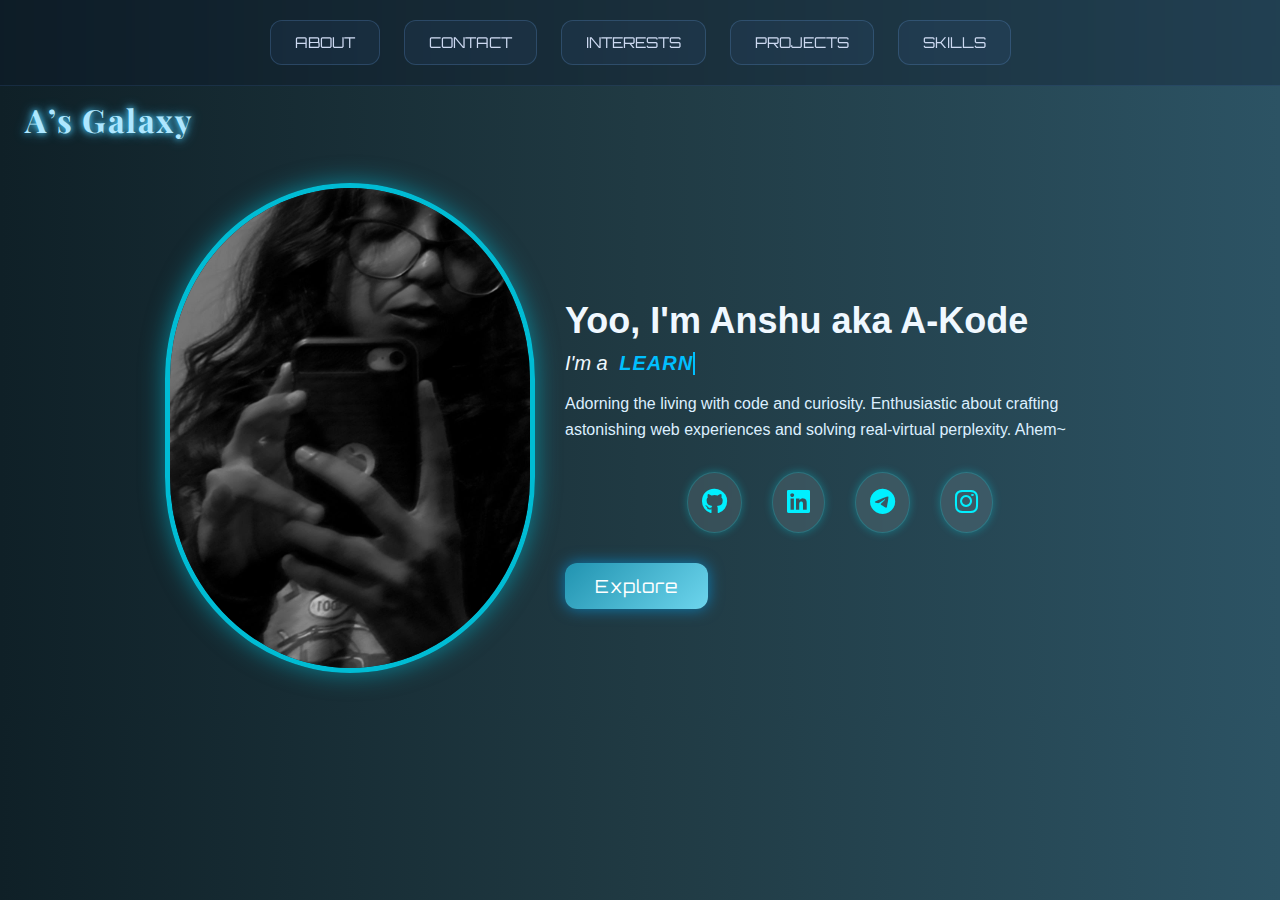
<file: index.html>
<!DOCTYPE html>
<html lang="en">

<head>
  <meta charset="UTF-8">
  <title>Anshu's Web-Planet</title>
  <link rel="stylesheet" href="style.css">
  <script defer src="script.js"></script>
  <link href="https://fonts.googleapis.com/css2?family=Orbitron:wght@500&display=swap" rel="stylesheet">
  <link href="https://fonts.googleapis.com/css2?family=Playfair+Display:wght@600&display=swap" rel="stylesheet">
<link href="https://fonts.googleapis.com/css2?family=Playfair+Display:wght@600&display=swap" rel="stylesheet">



  <link rel="stylesheet" href="https://cdnjs.cloudflare.com/ajax/libs/font-awesome/6.4.0/css/all.min.css">
</head>

<body>
  



  <nav class="navbar">
    <a href="about.html" class="nav-link" target="_blank">About</a>
    <a href="contact.html" class="nav-link" target="_blank">Contact</a>
    <a href="interests.html" class="nav-link" target="_blank">Interests</a>
    <a href="projects.html" class="nav-link" target="_blank">Projects</a>
    <a href="skills.html" class="nav-link" target="_blank">Skills</a>
  </nav>

<div class="galaxy-container">
  <h2 class="galaxy-title">A’s Galaxy</h2>
</div>



  <div class="main-container">
    <div class="image">
      <img src="pic.jpg" alt="Your Pic">
    </div>
    <div class="content">
      <h1>Yoo, I'm Anshu aka A-Kode</h1>
      <div class="typewriter">I'm a <span id="typewriter-text"></span></div>
      <p>Adorning the living with code and curiosity. Enthusiastic about crafting astonishing web experiences and
        solving real-virtual perplexity. Ahem~</p>
      <div class="social-links">
        <a href="https://github.com/anshux28" target="_blank"><i class="fab fa-github"></i></a>
        <a href="https://www.linkedin.com/in/a-kodex28" target="_blank"><i class="fab fa-linkedin"></i></a>
        <a href="https://t.me/A3X28" target="_blank"><i class="fab fa-telegram"></i></a>
        <a href="https://instagram.com/_anshux28" target="_blank"><i class="fab fa-instagram"></i></a>

      </div>
      <div>
        <button class="explore-button">Explore</button>
      </div>
    </div>
  </div>
</file>
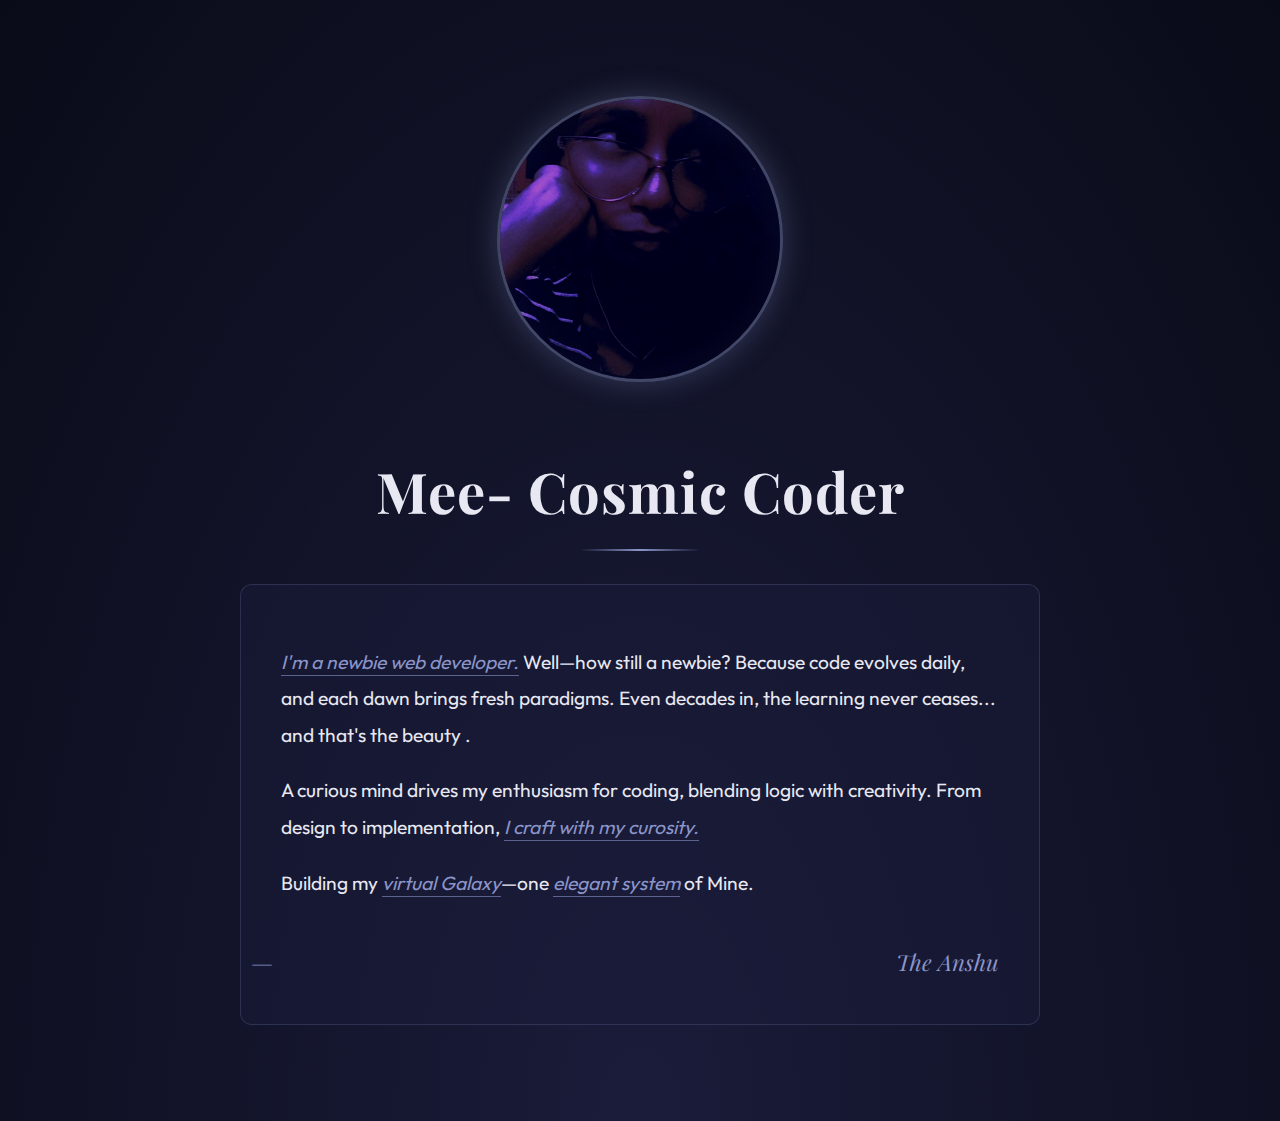
<file: about.html>
<!DOCTYPE html>
<html lang="en">
<head>
    <meta charset="UTF-8">
    <meta name="viewport" content="width=device-width, initial-scale=1.0">
    <title>About | Stellar Developer</title>
    <link href="https://fonts.googleapis.com/css2?family=Playfair+Display:wght@600;700&family=Outfit:wght@300;400&display=swap" rel="stylesheet">
    <style>
        :root {
            --primary: #8b95c9;
            --secondary: #a68bff;
            --text: #e8e8f2;
            --bg-dark: #0a0b18;
            --bg-light: #1a1c3a;
        }
        
        body {
            margin: 0;
            padding: 0;
            background: radial-gradient(ellipse at bottom, var(--bg-light) 0%, var(--bg-dark) 100%);
            color: var(--text);
            font-family: 'Outfit', sans-serif;
            min-height: 100vh;
            display: flex;
            flex-direction: column;
            align-items: center;
            overflow-x: hidden;
            line-height: 1.6;
        }

        .about-container {
            width: 100%;
            max-width: 800px;
            padding: 2rem;
            margin: 4rem auto;
            position: relative;
        }

        /* CLASSY HEADING */
        .about-heading {
            font-family: 'Playfair Display', serif;
            font-size: 3.5rem;
            font-weight: 700;
            color: var(--text);
            text-align: center;
            margin: 0 0 3rem;
            position: relative;
            letter-spacing: 1px;
        }

        .about-heading::after {
            content: '';
            position: absolute;
            bottom: -15px;
            left: 50%;
            transform: translateX(-50%);
            width: 120px;
            height: 2px;
            background: linear-gradient(90deg, transparent, var(--primary), transparent);
            border-radius: 2px;
        }

        /* ELEGANT PROFILE IMAGE */
        .profile-section {
            display: flex;
            justify-content: center;
            margin: 0 auto 4rem;
            position: relative;
            z-index: 10;
        }

        .profile-image {
            width: 280px;
            height: 280px;
            border-radius: 50%;
            border: 3px solid rgba(139, 149, 201, 0.4);
            box-shadow: 
                0 0 30px rgba(139, 149, 201, 0.3),
                inset 0 0 20px rgba(255, 255, 255, 0.1);
            position: relative;
            overflow: hidden;
            transition: all 0.4s ease;
        }

        .profile-image img {
            width: 100%;
            height: 100%;
            object-fit: cover;
            object-position: center;
            filter: brightness(0.98) contrast(1.05);
        }

        .profile-image::before {
            content: '';
            position: absolute;
            top: 0;
            left: 0;
            right: 0;
            bottom: 0;
            background: radial-gradient(circle, transparent 60%, rgba(139, 149, 201, 0.1) 100%);
            z-index: 1;
        }

        /* SOPHISTICATED CONTENT */
        .about-text {
            font-size: 1.2rem;
            line-height: 1.9;
            color: var(--text);
            position: relative;
            padding: 2.5rem;
            background: rgba(26, 28, 58, 0.5);
            border-radius: 12px;
            border: 1px solid rgba(139, 149, 201, 0.2);
            margin-top: 1rem;
        }

        .highlight {
            color: var(--primary);
            font-weight: 400;
            font-style: italic;
            position: relative;
        }

        .highlight::after {
            content: '';
            position: absolute;
            bottom: -2px;
            left: 0;
            width: 100%;
            height: 1px;
            background: currentColor;
            opacity: 0.6;
            transition: opacity 0.3s ease;
        }

        .highlight:hover::after {
            opacity: 1;
        }

        .signature {
            font-family: 'Playfair Display', serif;
            font-size: 1.4rem;
            margin-top: 2.5rem;
            text-align: right;
            color: var(--primary);
            font-style: italic;
            position: relative;
        }

        .signature::before {
            content: '—';
            position: absolute;
            left: -30px;
        }

        /* SUBTLE CODE PARTICLES */
        .code-particle {
            position: absolute;
            color: rgba(139, 149, 201, 0.08);
            font-family: 'Courier New', monospace;
            font-size: 14px;
            z-index: -1;
            user-select: none;
            pointer-events: none;
        }

        @media (max-width: 768px) {
            .about-heading {
                font-size: 2.5rem;
            }
            
            .profile-image {
                width: 220px;
                height: 220px;
            }
            
            .about-text {
                padding: 1.8rem;
            }
        }
    </style>
</head>
<body>
    <div class="about-container">
        <div class="profile-section">
            <div class="profile-image">
                <!-- Replace with your image -->
                <img src="me again.jpg" alt="Your Name">
            </div>
        </div>
        
        <h1 class="about-heading">Mee- Cosmic Coder</h1>
        
        <div class="about-text">
            <p>
                <span class="highlight">I'm a newbie web developer.</span> Well—how still a newbie? 
                Because code evolves daily, and each dawn brings fresh paradigms. 
                Even decades in, the learning never ceases... and that's the beauty .
            </p>
            
            <p>
                A curious mind drives my enthusiasm for coding, blending logic with creativity. 
                From design to implementation, <span class="highlight">I craft with my curosity.</span>
            </p>
            
            <p>
                Building my <span class="highlight">virtual Galaxy</span>—one 
                <span class="highlight">elegant system</span> of Mine.
            </p>
            
            <div class="signature">The Anshu</div>
        </div>
    </div>

    <script>
        // Minimal code particles
        function createCodeParticles() {
            const chars = ['{}', '()', '=>', 'const', 'function', 'return'];
            for (let i = 0; i < 20; i++) {
                const p = document.createElement('div');
                p.className = 'code-particle';
                p.textContent = chars[Math.floor(Math.random() * chars.length)];
                p.style.left = Math.random() * 100 + 'vw';
                p.style.top = Math.random() * 100 + 'vh';
                p.style.opacity = Math.random() * 0.1 + 0.05;
                p.style.animation = `float ${Math.random() * 30 + 20}s linear infinite`;
                p.style.animationDelay = Math.random() * 5 + 's';
                document.body.appendChild(p);
            }
        }

        document.head.insertAdjacentHTML('beforeend', `
            <style>
                @keyframes float {
                    to { transform: translateY(-100vh) translateX(${Math.random() * 100 - 50}px); }
                }
            </style>
        `);
        
        createCodeParticles();
    </script>
</body>
</html>
</file>
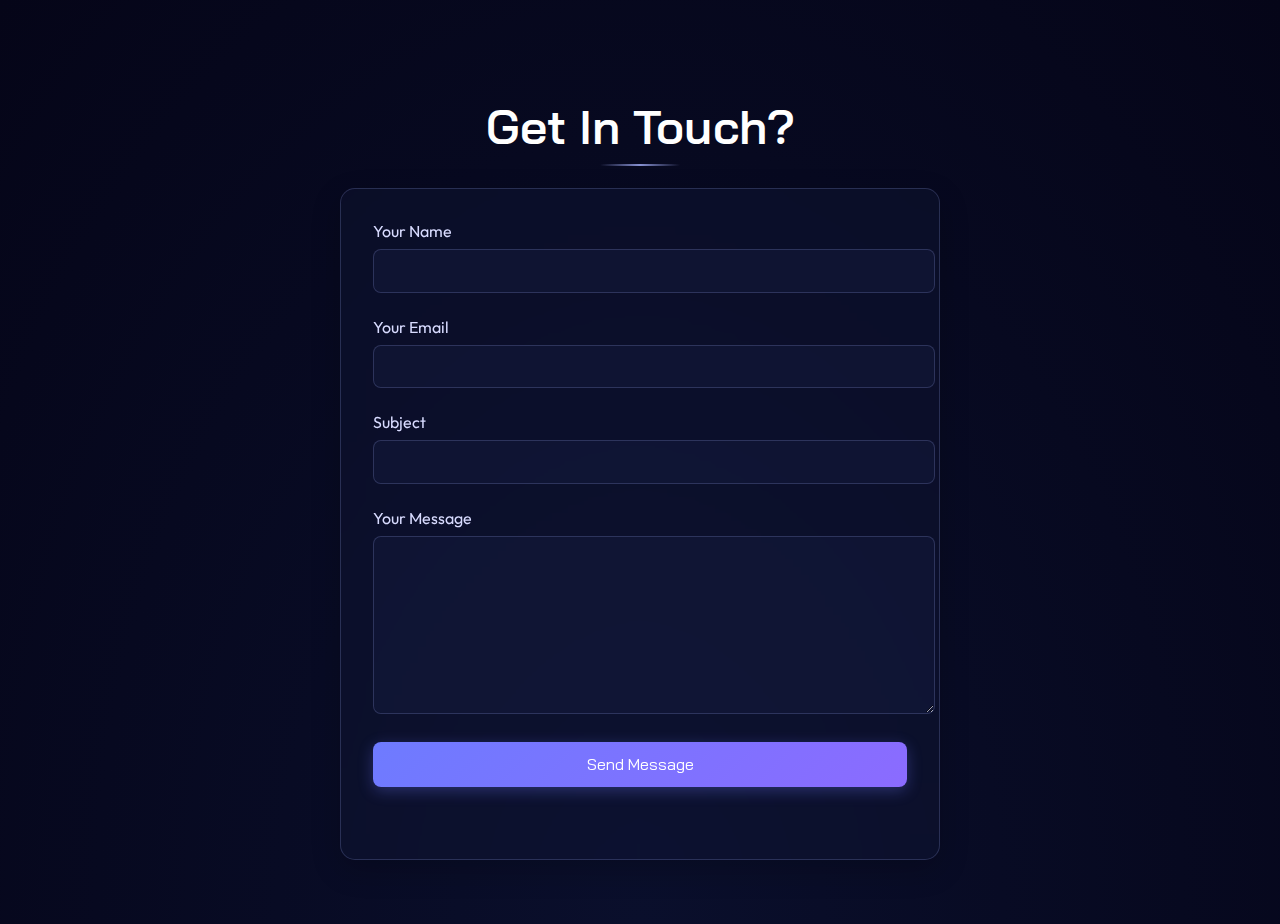
<file: contact.html>
<!DOCTYPE html>
<html lang="en">
<head>
    <meta charset="UTF-8">
    <meta name="viewport" content="width=device-width, initial-scale=1.0">
    <meta http-equiv="X-UA-Compatible" content="IE=edge"> <!-- Added for better compatibility -->
    <title>Contact Me</title>
    <link href="https://fonts.googleapis.com/css2?family=Bai+Jamjuree:wght@400;600&family=Outfit:wght@300;500&display=swap" rel="stylesheet">
    <style>
        body {
            margin: 0;
            padding: 0;
            background: radial-gradient(ellipse at bottom, #0a0f2c 0%, #050518 100%);
            color: #e5e5f7;
            font-family: 'Outfit', sans-serif;
            min-height: 100vh;
            display: flex;
            flex-direction: column;
            align-items: center;
            justify-content: center;
        }

        .contact-container {
            width: 100%;
            max-width: 600px;
            padding: 2rem;
            margin: 2rem;
        }

        .contact-heading {
            font-family: 'Bai Jamjuree', sans-serif;
            font-size: 3rem;
            font-weight: 600;
            color: #ffffff;
            text-align: center;
            margin-bottom: 2rem;
            position: relative;
        }

        .contact-heading::after {
            content: '';
            position: absolute;
            bottom: -10px;
            left: 50%;
            transform: translateX(-50%);
            width: 80px;
            height: 2px;
            background: linear-gradient(90deg, transparent, rgba(167, 179, 255, 0.8), transparent);
            border-radius: 2px;
        }

        .contact-form {
            background: rgba(20, 25, 60, 0.3);
            backdrop-filter: blur(10px);
            border-radius: 15px;
            padding: 2rem;
            border: 1px solid rgba(167, 179, 255, 0.2);
            box-shadow: 0 10px 30px rgba(0, 0, 0, 0.2);
        }

        .form-group {
            margin-bottom: 1.5rem;
        }

        .form-label {
            display: block;
            margin-bottom: 0.5rem;
            color: #d8dbff;
        }

        .form-input, .form-textarea {
            width: 100%;
            padding: 0.8rem;
            background: rgba(20, 25, 60, 0.5);
            border: 1px solid rgba(167, 179, 255, 0.2);
            border-radius: 8px;
            color: #ffffff;
            font-family: 'Outfit', sans-serif;
            transition: all 0.3s ease;
        }

        .form-textarea {
            min-height: 150px;
            resize: vertical;
        }

        .form-input:focus, .form-textarea:focus {
            outline: none;
            border-color: rgba(167, 179, 255, 0.6);
            box-shadow: 0 0 0 2px rgba(167, 179, 255, 0.2);
        }

        .submit-btn {
            background: linear-gradient(135deg, #6e7bff 0%, #8b6bff 100%);
            color: white;
            border: none;
            padding: 0.8rem 2rem;
            border-radius: 8px;
            font-family: 'Bai Jamjuree', sans-serif;
            font-size: 1rem;
            cursor: pointer;
            transition: all 0.3s ease;
            width: 100%;
            box-shadow: 0 4px 15px rgba(110, 123, 255, 0.3);
        }

        .submit-btn:hover {
            transform: translateY(-2px);
            box-shadow: 0 6px 20px rgba(110, 123, 255, 0.4);
        }

        .status-message {
            text-align: center;
            margin-top: 1rem;
            min-height: 24px;
            color: #b6b9ff;
        }
        
        .email-fallback {
            margin-top: 1rem;
            padding: 0.5rem;
            background: rgba(20, 25, 60, 0.5);
            border-radius: 5px;
            word-break: break-all;
        }
    </style>
</head>
<body>
    <div class="contact-container">
        <h1 class="contact-heading">Get In Touch?</h1>
        
        <form id="emailForm" class="contact-form">
            <div class="form-group">
                <label for="name" class="form-label">Your Name</label>
                <input type="text" id="name" name="name" class="form-input" required>
            </div>
            
            <div class="form-group">
                <label for="email" class="form-label">Your Email</label>
                <input type="email" id="email" name="email" class="form-input" required>
            </div>
            
            <div class="form-group">
                <label for="subject" class="form-label">Subject</label>
                <input type="text" id="subject" name="subject" class="form-input" required>
            </div>
            
            <div class="form-group">
                <label for="message" class="form-label">Your Message</label>
                <textarea id="message" name="message" class="form-textarea" required></textarea>
            </div>
            
            <button type="submit" class="submit-btn">Send Message</button>
            <div id="status" class="status-message"></div>
            <div id="emailFallback" class="email-fallback" style="display: none;">
                If email  didn't open, you can send it to: <strong>a28page@gmail.com</strong>
            </div>
        </form>
    </div>

    <script>
        document.getElementById('emailForm').addEventListener('submit', function(e) {
            e.preventDefault();
            
            const status = document.getElementById('status');
            const fallback = document.getElementById('emailFallback');
            status.textContent = "Preparing your message...";
            status.style.color = "#b6b9ff";
            fallback.style.display = "none";
            
            try {
                const name = document.getElementById('name').value;
                const email = document.getElementById('email').value;
                const subject = document.getElementById('subject').value;
                const message = document.getElementById('message').value;
                
                // Create mailto link with your email
                const mailtoLink = `mailto:a28page@gmail.com?subject=${encodeURIComponent(subject)}&body=${encodeURIComponent(
                    `From: ${name} (${email})\n\n${message}`
                )}`;
                
                // Try to open email client
                setTimeout(() => {
                    window.location.href = mailtoLink;
                    status.textContent = "Opening your email client...";
                    
                    // Show fallback if email client doesn't open
                    setTimeout(() => {
                        if (!document.hidden) {
                            status.textContent = "Could not open email client automatically";
                            status.style.color = "#ffa1a1";
                            fallback.style.display = "block";
                            
                            // Copy email to clipboard
                            navigator.clipboard?.writeText("a28page@gmail.com").then(() => {
                                status.textContent += " (Email copied to clipboard!)";
                            });
                        }
                    }, 2000);
                }, 300);
                
                // Reset form after delay
                setTimeout(() => {
                    document.getElementById('emailForm').reset();
                    status.textContent = "Ready to send another message";
                    status.style.color = "#b6b9ff";
                }, 5000);
                
            } catch (error) {
                status.textContent = "Error: " + error.message;
                status.style.color = "#ff6b6b";
                console.error("Form error:", error);
            }
        });
    </script>
</body>
</html>
</file>
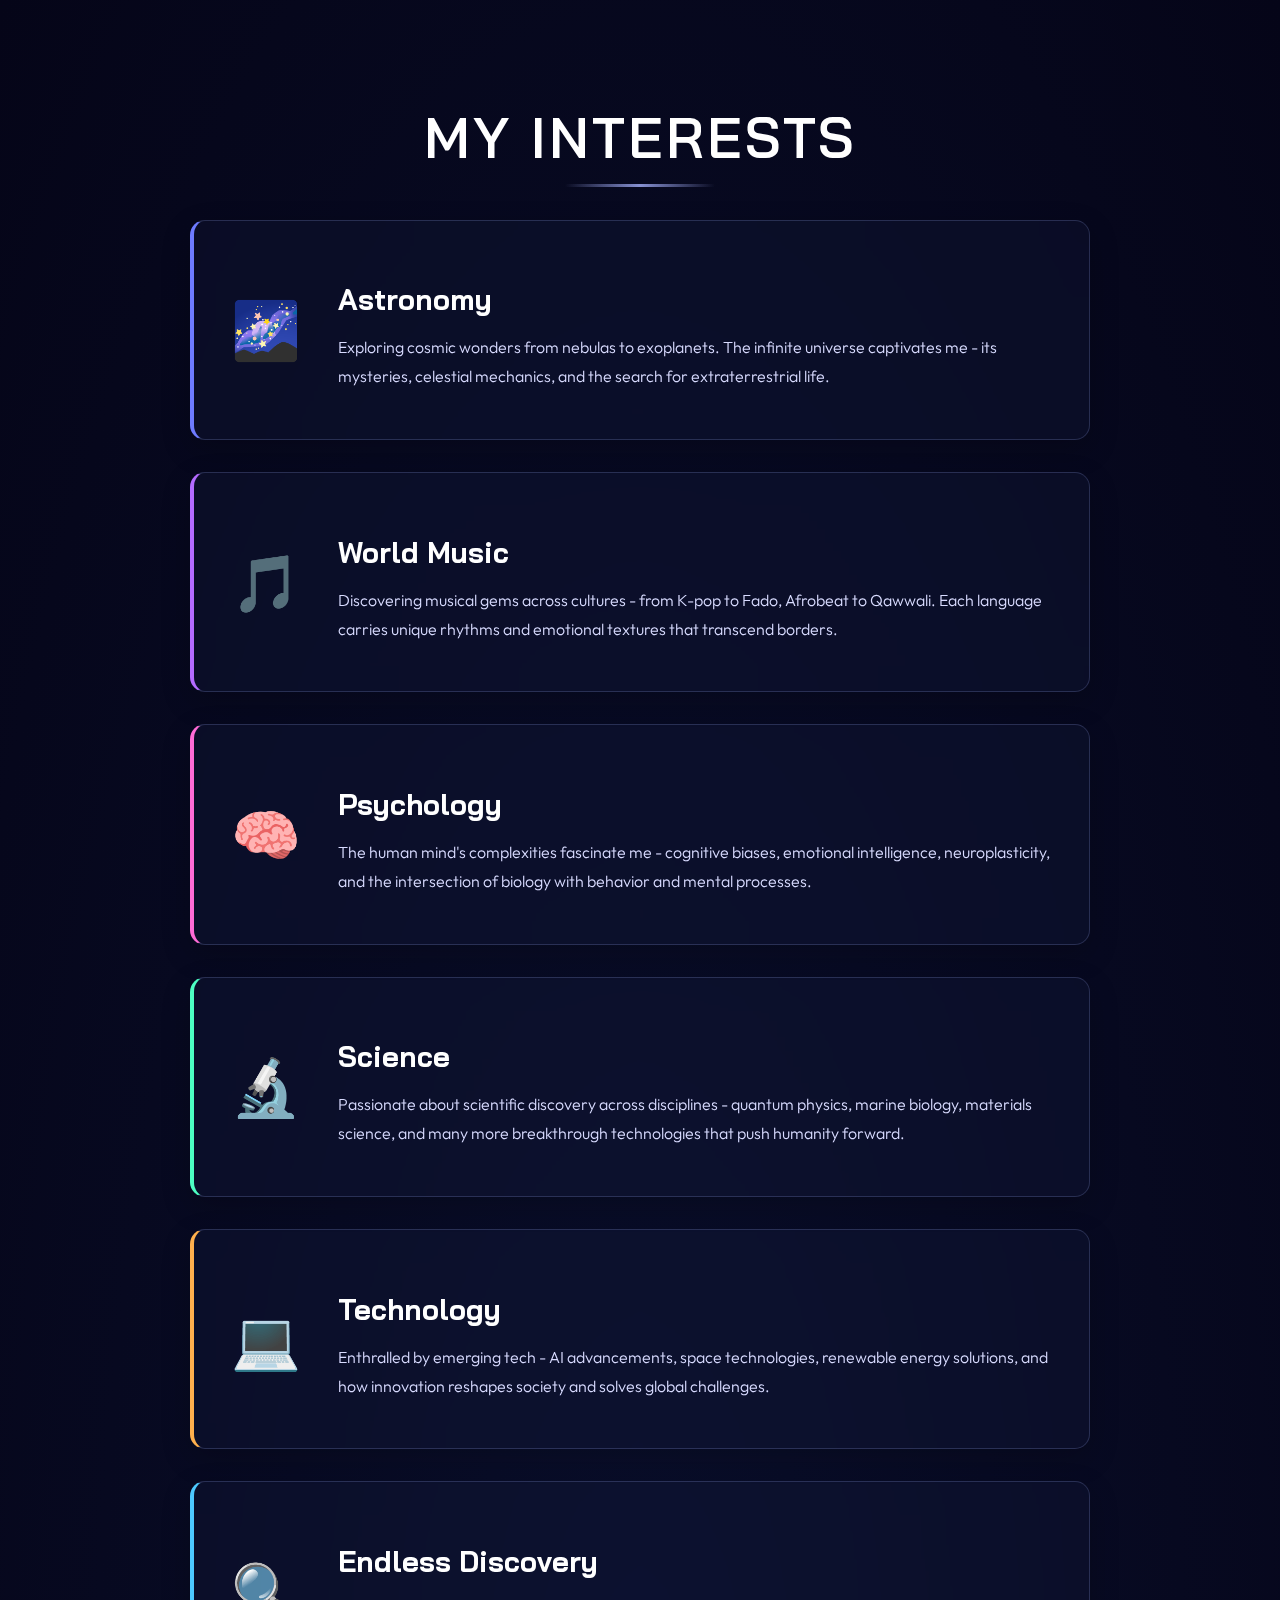
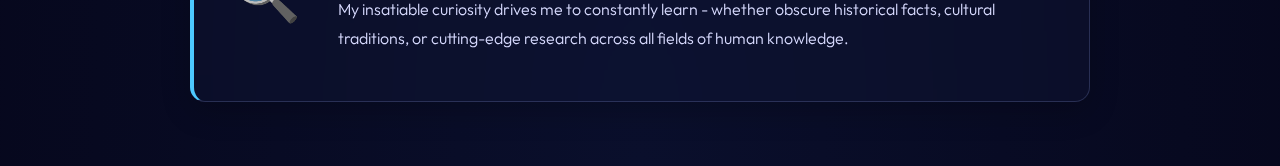
<file: interests.html>
<!DOCTYPE html>
<html lang="en">
<head>
    <meta charset="UTF-8">
    <meta name="viewport" content="width=device-width, initial-scale=1.0">
    <title>My Interests</title>
    <link href="https://fonts.googleapis.com/css2?family=Bai+Jamjuree:wght@400;600&family=Outfit:wght@300;500&display=swap" rel="stylesheet">
    <style>
        :root {
            --astronomy-glow: rgba(144, 164, 255, 0.15);
            --music-glow: rgba(220, 144, 255, 0.15);
            --psychology-glow: rgba(255, 144, 220, 0.15);
            --science-glow: rgba(144, 255, 200, 0.15);
            --tech-glow: rgba(255, 200, 144, 0.15);
            --discovery-glow: rgba(144, 220, 255, 0.15);
        }
        
        body {
            margin: 0;
            padding: 0;
            background: radial-gradient(ellipse at bottom, #0a0f2c 0%, #050518 100%);
            color: #e5e5f7;
            font-family: 'Outfit', sans-serif;
            min-height: 100vh;
            display: flex;
            flex-direction: column;
            align-items: center;
        }

        .interests-container {
            width: 100%;
            max-width: 900px;
            padding: 2rem;
            margin: 2rem auto;
        }

        .interests-heading {
            font-family: 'Bai Jamjuree', sans-serif;
            font-size: 3.5rem;
            font-weight: 600;
            color: #ffffff;
            text-align: center;
            margin-bottom: 3rem;
            position: relative;
            text-transform: uppercase;
            letter-spacing: 3px;
        }

        .interests-heading::after {
            content: '';
            position: absolute;
            bottom: -15px;
            left: 50%;
            transform: translateX(-50%);
            width: 150px;
            height: 3px;
            background: linear-gradient(90deg, transparent, rgba(167, 179, 255, 0.8), transparent);
            border-radius: 3px;
        }

        .interest-cards {
            display: flex;
            flex-direction: column;
            gap: 2rem;
            margin-top: 2rem;
        }

        .interest-card {
            background: rgba(20, 25, 60, 0.3);
            backdrop-filter: blur(10px);
            border-radius: 15px;
            padding: 2rem;
            border: 1px solid rgba(167, 179, 255, 0.2);
            transition: all 0.4s ease;
            box-shadow: 0 10px 30px rgba(0, 0, 0, 0.2);
            position: relative;
            overflow: hidden;
            display: flex;
            align-items: center;
        }

        .interest-card:hover {
            transform: translateY(-5px);
            box-shadow: 0 15px 40px rgba(96, 119, 255, 0.3);
        }

        .interest-icon {
            font-size: 3.5rem;
            min-width: 80px;
            color: #c7c9ff;
            margin-right: 2rem;
            text-align: center;
            transition: transform 0.3s ease;
        }

        .interest-card:hover .interest-icon {
            transform: scale(1.1);
        }

        .interest-content {
            flex: 1;
        }

        .interest-title {
            font-family: 'Bai Jamjuree', sans-serif;
            font-size: 1.8rem;
            margin-bottom: 1rem;
            color: #ffffff;
        }

        .interest-description {
            font-weight: 300;
            line-height: 1.8;
            color: #d8dbff;
        }

        /* Unique glows for each card */
        .astronomy-card {
            border-left: 4px solid #6e7bff;
        }
        .astronomy-card::before {
            background: radial-gradient(circle, var(--astronomy-glow) 0%, transparent 70%);
        }

        .music-card {
            border-left: 4px solid #b46bff;
        }
        .music-card::before {
            background: radial-gradient(circle, var(--music-glow) 0%, transparent 70%);
        }

        .psychology-card {
            border-left: 4px solid #ff6bd6;
        }
        .psychology-card::before {
            background: radial-gradient(circle, var(--psychology-glow) 0%, transparent 70%);
        }

        .science-card {
            border-left: 4px solid #4dffc3;
        }
        .science-card::before {
            background: radial-gradient(circle, var(--science-glow) 0%, transparent 70%);
        }

        .tech-card {
            border-left: 4px solid #ffb04d;
        }
        .tech-card::before {
            background: radial-gradient(circle, var(--tech-glow) 0%, transparent 70%);
        }

        .discovery-card {
            border-left: 4px solid #4dc9ff;
        }
        .discovery-card::before {
            background: radial-gradient(circle, var(--discovery-glow) 0%, transparent 70%);
        }

        /* Glow positioning */
        .interest-card::before {
            content: '';
            position: absolute;
            width: 200px;
            height: 200px;
            z-index: -1;
            opacity: 0;
            transition: opacity 0.5s ease;
        }

        .interest-card:hover::before {
            opacity: 1;
        }

        .astronomy-card::before { top: -50px; right: -50px; }
        .music-card::before { bottom: -50px; left: -50px; }
        .psychology-card::before { top: -50px; left: -50px; }
        .science-card::before { bottom: -50px; right: -50px; }
        .tech-card::before { top: 50%; left: 50%; transform: translate(-50%, -50%); }
        .discovery-card::before { top: 0; right: 0; bottom: 0; left: 0; margin: auto; }

        @media (max-width: 768px) {
            .interests-heading {
                font-size: 2.5rem;
            }
            .interest-card {
                flex-direction: column;
                text-align: center;
            }
            .interest-icon {
                margin-right: 0;
                margin-bottom: 1rem;
            }
        }
    </style>
</head>
<body>
    <div class="interests-container">
        <h1 class="interests-heading">My Interests</h1>
        
        <div class="interest-cards">
            <!-- 1. Astronomy -->
            <div class="interest-card astronomy-card">
                <div class="interest-icon">🌌</div>
                <div class="interest-content">
                    <h3 class="interest-title">Astronomy</h3>
                    <p class="interest-description">
                        Exploring cosmic wonders from nebulas to exoplanets. The infinite universe captivates me - 
                        its mysteries, celestial mechanics, and the search for extraterrestrial life.
                    </p>
                </div>
            </div>
            
            <!-- 2. Music -->
            <div class="interest-card music-card">
                <div class="interest-icon">🎵</div>
                <div class="interest-content">
                    <h3 class="interest-title">World Music</h3>
                    <p class="interest-description">
                        Discovering musical gems across cultures - from K-pop to Fado, Afrobeat to Qawwali. 
                        Each language carries unique rhythms and emotional textures that transcend borders.
                    </p>
                </div>
            </div>
            
            <!-- 3. Psychology -->
            <div class="interest-card psychology-card">
                <div class="interest-icon">🧠</div>
                <div class="interest-content">
                    <h3 class="interest-title">Psychology</h3>
                    <p class="interest-description">
                        The human mind's complexities fascinate me - cognitive biases, emotional intelligence, 
                        neuroplasticity, and the intersection of biology with behavior and mental processes.
                    </p>
                </div>
            </div>
            
            <!-- 4. Science -->
            <div class="interest-card science-card">
                <div class="interest-icon">🔬</div>
                <div class="interest-content">
                    <h3 class="interest-title">Science</h3>
                    <p class="interest-description">
                        Passionate about scientific discovery across disciplines - quantum physics, marine biology, 
                        materials science, and many more breakthrough technologies that push humanity forward.
                    </p>
                </div>
            </div>
            
            <!-- 5. Tech -->
            <div class="interest-card tech-card">
                <div class="interest-icon">💻</div>
                <div class="interest-content">
                    <h3 class="interest-title">Technology</h3>
                    <p class="interest-description">
                        Enthralled by emerging tech - AI advancements, space technologies, renewable energy solutions, 
                        and how innovation reshapes society and solves global challenges.
                    </p>
                </div>
            </div>
            
            <!-- 6. Endless Discovery -->
            <div class="interest-card discovery-card">
                <div class="interest-icon">🔍</div>
                <div class="interest-content">
                    <h3 class="interest-title">Endless Discovery</h3>
                    <p class="interest-description">
                        My insatiable curiosity drives me to constantly learn - whether obscure historical facts, 
                        cultural traditions, or cutting-edge research across all fields of human knowledge.
                    </p>
                </div>
            </div>
        </div>
    </div>
</body>
</html>
</file>
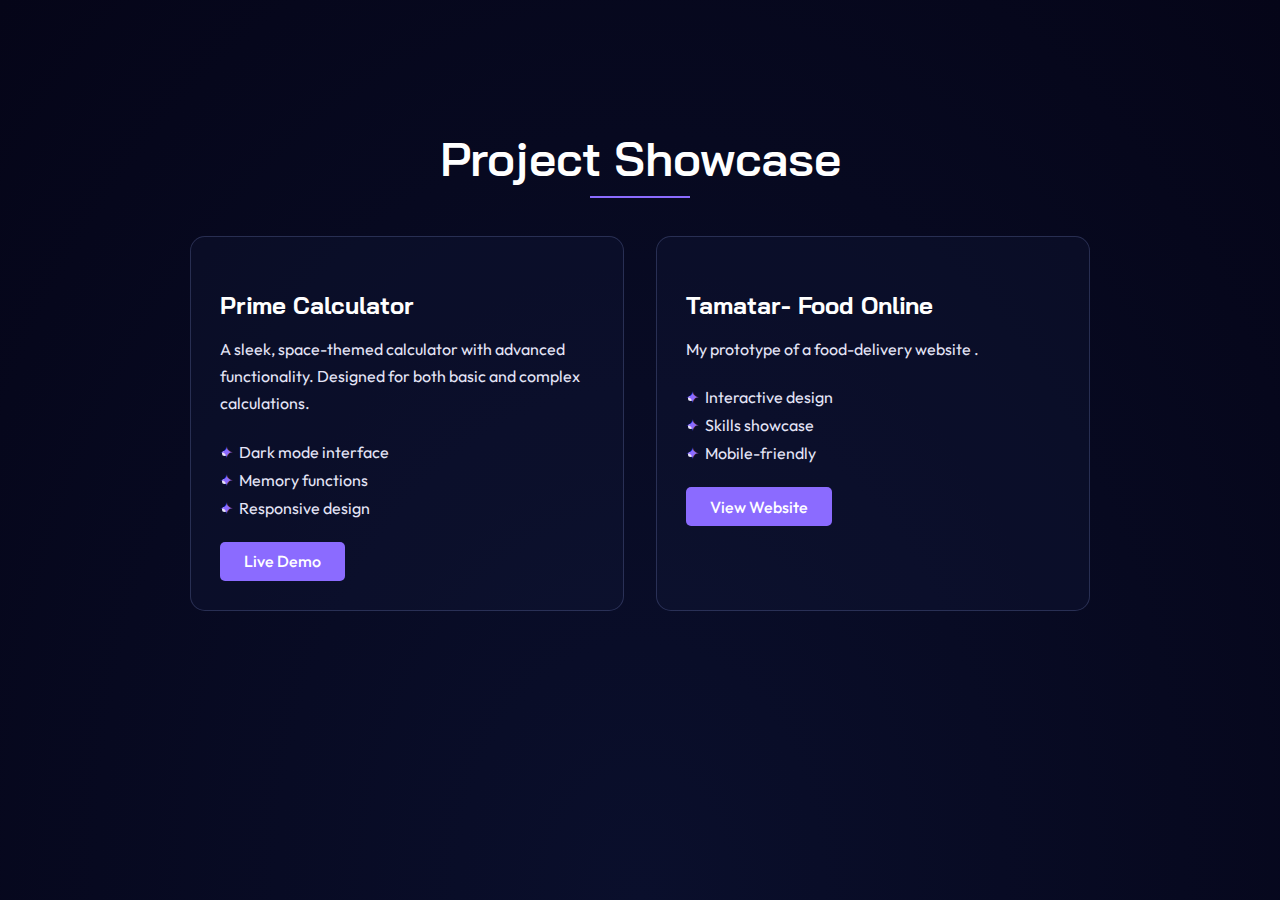
<file: projects.html>
<!DOCTYPE html>
<html lang="en">
<head>
    <meta charset="UTF-8">
    <meta name="viewport" content="width=device-width, initial-scale=1.0">
    <title>My Project Showcase</title>
    <link href="https://fonts.googleapis.com/css2?family=Bai+Jamjuree:wght@400;600&family=Outfit:wght@300;500&display=swap" rel="stylesheet">
    <style>
        :root {
            --primary: #8b6bff;
            --text: #e5e5f7;
            --bg-dark: #050518;
            --bg-light: #0a0f2c;
        }
        
        body {
            margin: 0;
            padding: 0;
            background: radial-gradient(ellipse at bottom, var(--bg-light) 0%, var(--bg-dark) 100%);
            color: var(--text);
            font-family: 'Outfit', sans-serif;
            min-height: 100vh;
            display: flex;
            flex-direction: column;
            align-items: center;
        }

        .projects-container {
            width: 100%;
            max-width: 900px;
            padding: 2rem;
            margin: 4rem auto;
        }

        .projects-heading {
            font-family: 'Bai Jamjuree', sans-serif;
            font-size: 3rem;
            font-weight: 600;
            color: #ffffff;
            text-align: center;
            margin-bottom: 3rem;
            position: relative;
        }

        .projects-heading::after {
            content: '';
            position: absolute;
            bottom: -10px;
            left: 50%;
            transform: translateX(-50%);
            width: 100px;
            height: 2px;
            background: var(--primary);
        }

        .projects-grid {
            display: grid;
            grid-template-columns: repeat(auto-fit, minmax(300px, 1fr));
            gap: 2rem;
        }

        .project-card {
            background: rgba(20, 25, 60, 0.3);
            border-radius: 15px;
            padding: 1.8rem;
            border: 1px solid rgba(167, 179, 255, 0.2);
            transition: all 0.3s ease;
        }

        .project-card:hover {
            transform: translateY(-5px);
            box-shadow: 0 10px 20px rgba(110, 123, 255, 0.1);
        }

        .project-image {
            width: 100%;
            height: 180px;
            object-fit: cover;
            border-radius: 10px;
            margin-bottom: 1.5rem;
            border: 1px solid rgba(167, 179, 255, 0.1);
        }

        .project-title {
            font-family: 'Bai Jamjuree', sans-serif;
            font-size: 1.5rem;
            color: white;
            margin-bottom: 1rem;
        }

        .project-description {
            line-height: 1.7;
            margin-bottom: 1.5rem;
        }

        .project-features {
            margin-bottom: 1.5rem;
            padding-left: 1.2rem;
        }

        .project-features li {
            margin-bottom: 0.5rem;
            position: relative;
        }

        .project-features li::before {
            content: '✦';
            position: absolute;
            left: -1.2rem;
            color: var(--primary);
        }

        .demo-btn {
            display: inline-block;
            padding: 0.6rem 1.5rem;
            background: var(--primary);
            color: white;
            border-radius: 5px;
            text-decoration: none;
            font-weight: 500;
            transition: transform 0.2s ease;
        }

        .demo-btn:hover {
            transform: translateY(-2px);
        }

        @media (max-width: 768px) {
            .projects-heading {
                font-size: 2.3rem;
            }
        }
    </style>
</head>
<body>
    <div class="projects-container">
        <h1 class="projects-heading">Project Showcase</h1>
        
        <div class="projects-grid">
            <!-- Calculator Project -->
            <div class="project-card">
                <h3 class="project-title">Prime Calculator</h3>
                <p class="project-description">
                    A sleek, space-themed calculator with advanced functionality.
                    Designed for both basic and complex calculations.
                </p>
                <ul class="project-features">
                    <li>Dark mode interface</li>
                    <li>Memory functions</li>
                    <li>Responsive design</li>
                </ul>
                <a href="https://calculatorx28.netlify.app/" target="_blank" class="demo-btn">Live Demo</a>
            </div>
            
            <!-- Website Project -->
            <div class="project-card">
                <h3 class="project-title">Tamatar- Food Online</h3>
                <p class="project-description">
                    My prototype of a food-delivery website .
                </p>
                <ul class="project-features">
                    <li>Interactive design</li>
                    <li>Skills showcase</li>
                    <li>Mobile-friendly</li>
                </ul>
                <a href="https://tomato-food-onlinee-ahem.netlify.app/" target="_blank" class="demo-btn">View Website</a>
            </div>
        </div>
    </div>
</body>
</html>
</file>
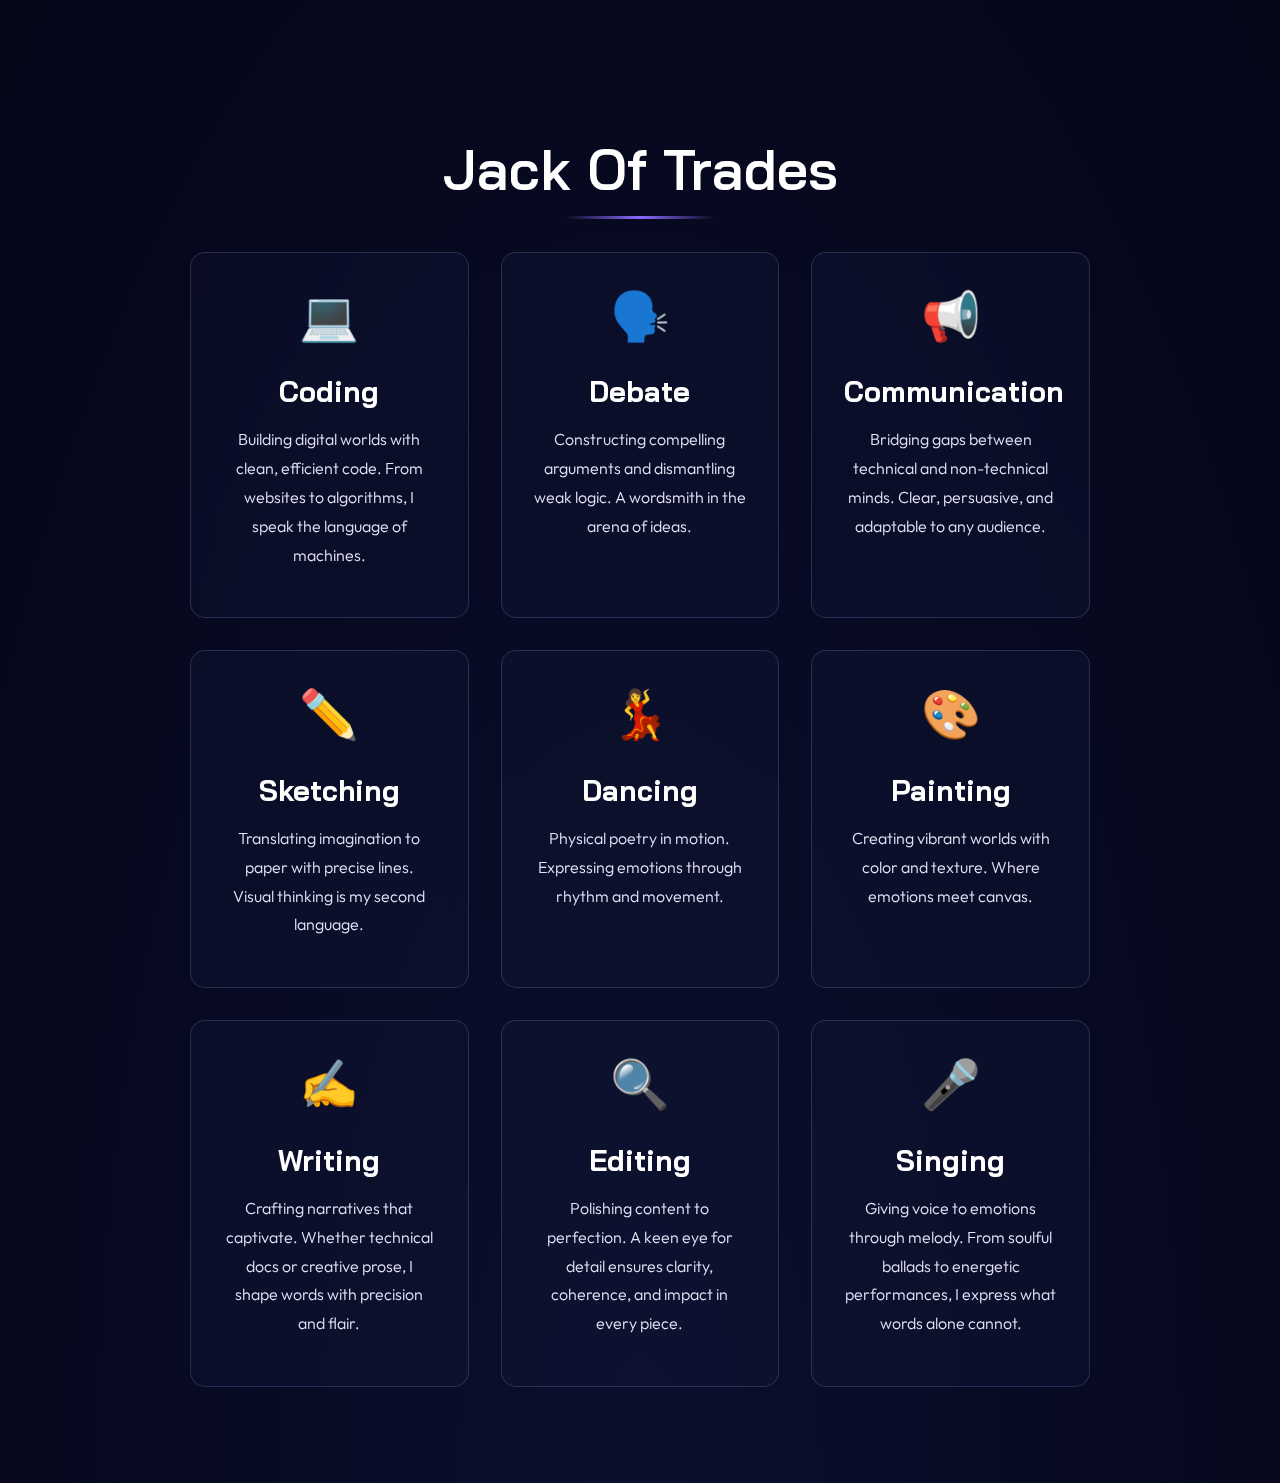
<file: skills.html>
<!DOCTYPE html>
<html lang="en">
<head>
    <meta charset="UTF-8">
    <meta name="viewport" content="width=device-width, initial-scale=1.0">
    <title>My Multidimensional Skills</title>
    <link href="https://fonts.googleapis.com/css2?family=Bai+Jamjuree:wght@400;600&family=Outfit:wght@300;500&display=swap" rel="stylesheet">
    <style>
        :root {
            --primary: #8b6bff;
            --secondary: #6e7bff;
            --accent: #ff6bd6;
            --text: #e5e5f7;
            --bg-dark: #050518;
            --bg-light: #0a0f2c;
            --writing: #6bd6ff;
            --editing: #ffb46b;
            --singing: #ff6b6b;
        }
        
        body {
            margin: 0;
            padding: 0;
            background: radial-gradient(ellipse at bottom, var(--bg-light) 0%, var(--bg-dark) 100%);
            color: var(--text);
            font-family: 'Outfit', sans-serif;
            min-height: 100vh;
            display: flex;
            flex-direction: column;
            align-items: center;
        }

        .skills-container {
            width: 100%;
            max-width: 900px;
            padding: 2rem;
            margin: 4rem auto;
        }

        .skills-heading {
            font-family: 'Bai Jamjuree', sans-serif;
            font-size: 3.5rem;
            font-weight: 600;
            color: #ffffff;
            text-align: center;
            margin-bottom: 3rem;
            position: relative;
        }

        .skills-heading::after {
            content: '';
            position: absolute;
            bottom: -15px;
            left: 50%;
            transform: translateX(-50%);
            width: 150px;
            height: 3px;
            background: linear-gradient(90deg, transparent, var(--primary), transparent);
            border-radius: 3px;
        }

        .skills-grid {
            display: grid;
            grid-template-columns: repeat(auto-fit, minmax(250px, 1fr));
            gap: 2rem;
            margin-top: 3rem;
        }

        .skill-card {
            background: rgba(20, 25, 60, 0.3);
            backdrop-filter: blur(10px);
            border-radius: 15px;
            padding: 2rem;
            border: 1px solid rgba(167, 179, 255, 0.2);
            transition: all 0.4s ease;
            position: relative;
            overflow: hidden;
        }

        .skill-card:hover {
            transform: translateY(-10px);
            box-shadow: 0 15px 40px rgba(110, 123, 255, 0.2);
            border-color: rgba(167, 179, 255, 0.4);
        }

        .skill-icon {
            font-size: 3rem;
            margin-bottom: 1.5rem;
            color: var(--primary);
            text-align: center;
            transition: transform 0.3s ease;
        }

        .skill-card:hover .skill-icon {
            transform: scale(1.1);
            color: var(--accent);
        }

        .skill-title {
            font-family: 'Bai Jamjuree', sans-serif;
            font-size: 1.8rem;
            margin-bottom: 1rem;
            color: #ffffff;
            text-align: center;
        }

        .skill-description {
            font-weight: 300;
            line-height: 1.8;
            color: var(--text);
            text-align: center;
        }

        /* Unique decorations for each skill */
        .coding::before {
            background: radial-gradient(circle, rgba(110, 123, 255, 0.1) 0%, transparent 70%);
        }
        .debate::before {
            background: radial-gradient(circle, rgba(255, 107, 214, 0.1) 0%, transparent 70%);
        }
        .communication::before {
            background: radial-gradient(circle, rgba(107, 255, 206, 0.1) 0%, transparent 70%);
        }
        .sketching::before {
            background: radial-gradient(circle, rgba(255, 206, 107, 0.1) 0%, transparent 70%);
        }
        .dancing::before {
            background: radial-gradient(circle, rgba(206, 107, 255, 0.1) 0%, transparent 70%);
        }
        .painting::before {
            background: radial-gradient(circle, rgba(107, 214, 255, 0.1) 0%, transparent 70%);
        }
        .writing::before {
            background: radial-gradient(circle, rgba(107, 214, 255, 0.15) 0%, transparent 70%);
        }
        .editing::before {
            background: radial-gradient(circle, rgba(255, 180, 107, 0.15) 0%, transparent 70%);
        }
        .singing::before {
            background: radial-gradient(circle, rgba(255, 107, 107, 0.15) 0%, transparent 70%);
        }

        .skill-card::before {
            content: '';
            position: absolute;
            top: -50px;
            right: -50px;
            width: 150px;
            height: 150px;
            z-index: -1;
            opacity: 0;
            transition: opacity 0.5s ease;
        }

        .skill-card:hover::before {
            opacity: 0.5;
        }

        /* Custom icon colors */
        .writing .skill-icon { color: var(--writing); }
        .editing .skill-icon { color: var(--editing); }
        .singing .skill-icon { color: var(--singing); }

        @media (max-width: 768px) {
            .skills-heading {
                font-size: 2.5rem;
            }
            
            .skills-grid {
                grid-template-columns: 1fr;
            }
        }
    </style>
</head>
<body>
    <div class="skills-container">
        <h1 class="skills-heading">Jack Of Trades</h1>
        
        <div class="skills-grid">
            <!-- Coding -->
            <div class="skill-card coding">
                <div class="skill-icon">💻</div>
                <h3 class="skill-title">Coding</h3>
                <p class="skill-description">
                    Building digital worlds with clean, efficient code. 
                    From websites to algorithms, I speak the language of machines.
                </p>
            </div>
            
            <!-- Debate -->
            <div class="skill-card debate">
                <div class="skill-icon">🗣️</div>
                <h3 class="skill-title">Debate</h3>
                <p class="skill-description">
                    Constructing compelling arguments and dismantling weak logic. 
                    A wordsmith in the arena of ideas.
                </p>
            </div>
            
            <!-- Communication -->
            <div class="skill-card communication">
                <div class="skill-icon">📢</div>
                <h3 class="skill-title">Communication</h3>
                <p class="skill-description">
                    Bridging gaps between technical and non-technical minds. 
                    Clear, persuasive, and adaptable to any audience.
                </p>
            </div>
            
            <!-- Sketching -->
            <div class="skill-card sketching">
                <div class="skill-icon">✏️</div>
                <h3 class="skill-title">Sketching</h3>
                <p class="skill-description">
                    Translating imagination to paper with precise lines. 
                    Visual thinking is my second language.
                </p>
            </div>
            
            <!-- Dancing -->
            <div class="skill-card dancing">
                <div class="skill-icon">💃</div>
                <h3 class="skill-title">Dancing</h3>
                <p class="skill-description">
                    Physical poetry in motion. 
                    Expressing emotions through rhythm and movement.
                </p>
            </div>
            
            <!-- Painting -->
            <div class="skill-card painting">
                <div class="skill-icon">🎨</div>
                <h3 class="skill-title">Painting</h3>
                <p class="skill-description">
                    Creating vibrant worlds with color and texture. 
                    Where emotions meet canvas.
                </p>
            </div>
            
            <!-- Writing -->
            <div class="skill-card writing">
                <div class="skill-icon">✍️</div>
                <h3 class="skill-title">Writing</h3>
                <p class="skill-description">
                    Crafting narratives that captivate. Whether technical docs or creative prose, 
                    I shape words with precision and flair.
                </p>
            </div>
            
            <!-- Editing -->
            <div class="skill-card editing">
                <div class="skill-icon">🔍</div>
                <h3 class="skill-title">Editing</h3>
                <p class="skill-description">
                    Polishing content to perfection. A keen eye for detail ensures clarity, 
                    coherence, and impact in every piece.
                </p>
            </div>
            
            <!-- Singing -->
            <div class="skill-card singing">
                <div class="skill-icon">🎤</div>
                <h3 class="skill-title">Singing</h3>
                <p class="skill-description">
                    Giving voice to emotions through melody. 
                    From soulful ballads to energetic performances, 
                    I express what words alone cannot.
                </p>
            </div>
        </div>
    </div>
</body>
</html>
</file>
<file: style.css>
body {
  margin: 0;
  padding: 0;
  font-family: 'Segoe UI', Tahoma, Geneva, Verdana, sans-serif;
  background: linear-gradient(to right, #0f2027, #203a43, #2c5364); /* Blue galaxy background */
  color: #ffffff;
}

@import url('https://fonts.googleapis.com/css2?family=Rajdhani:wght@600&display=swap');

@import url('https://fonts.googleapis.com/css2?family=Orbitron:wght@500&display=swap');

.navbar {
  display: flex;
  justify-content: center;
  gap: 24px;
  padding: 20px 10px;
  position: sticky;
  top: 0;
  z-index: 999;
  backdrop-filter: blur(16px);
  background: rgba(10, 20, 40, 0.3); /* Soft bluish glass */
  border-bottom: 1px solid rgba(100, 160, 255, 0.12);
}

.nav-link {
  font-family: 'Orbitron', sans-serif;
  font-size: 15px;
  color: #cdd9f1;
  text-transform: uppercase;
  text-decoration: none;
  padding: 12px 24px;
  border-radius: 12px;
  border: 1px solid rgba(120, 180, 255, 0.2);
  background: rgba(100, 150, 255, 0.06);
  transition: all 0.4s ease;
}

.nav-link:hover {
  background: rgba(80, 130, 255, 0.12);
  color: #a5cbff;
  transform: translateY(-3px);
  box-shadow: 0 0 10px rgba(100, 180, 255, 0.4), inset 0 0 4px rgba(255, 255, 255, 0.08);
  border-color: rgba(130, 200, 255, 0.4);
}
.links {
  display: flex;
  align-items: center;
  gap: 25px;
}

.link a {
  color: #ffffff;
  text-decoration: none;
  font-size: 18px;
  padding: 6px 12px;
  border-radius: 8px;
  transition: all 0.3s ease;
}

.link a:hover {
  background-color: #00bfff;
  color: #000;
}

.main-container {
  display: flex;
  flex-wrap: wrap;
  align-items: center;
  justify-content: center;
  gap: 30px;
  padding: 40px;
}

.image img {
  width: 360px;
  height: 480px;
  object-fit: cover;
  border-radius: 50% / 40%;
  border: 5px solid #00bcd4;
  box-shadow: 0 0 25px rgba(0, 188, 212, 0.6);
  margin-top: -25px; /* 👈 This moves it slightly up */
}

.content {
  max-width: 550px;
  color: #f0f8ff;
}

.content h1 {
  font-size: 36px;
  margin-bottom: 10px;
}

.content span {
  color: #00bfff;
}

.typewriter {
  font-size: 20px;
  margin-bottom: 15px;
  font-style: italic;
}

#typewriter-text {
  border-right: 2px solid #00bfff;
  padding-left: 6px;
  font-weight: bold;
  letter-spacing: 1px;
  text-transform: uppercase;
  animation: blinkCursor 0.75s step-end infinite;
  display: inline-block;
  vertical-align: baseline;
}

@keyframes blinkCursor {
  from, to { border-color: transparent }
  50% { border-color: #00bfff; }
}

.content p {
  line-height: 1.6;
  font-size: 16px;
  margin-bottom: 20px;
  color: #dcefff;
}

.social-links {
    display: flex;
    justify-content: center;
    gap: 30px;
    margin-top: 30px;
}

.social-links a {
    font-size: 26px;
    color: #00f0ff;
    background: rgba(255, 255, 255, 0.1);
    backdrop-filter: blur(10px);
    border-radius: 50%;
    padding: 14px;
    transition: all 0.4s ease;
    box-shadow: 0 0 8px rgba(0, 240, 255, 0.3);
    border: 1px solid rgba(0, 240, 255, 0.2);
    text-align: center;
    position: relative;
}

.social-links a:hover {
    color: #000;
    background: #00f0ff;
    transform: scale(1.25) rotate(8deg);
    box-shadow: 0 0 25px #00f0ff, 0 0 40px #00f0ff80;
    border: 1px solid #ffffff30;
}

@import url('https://fonts.googleapis.com/css2?family=Orbitron:wght@600&display=swap');

.explore-button {
  margin-top: 30px;
  padding: 12px 30px;
  font-size: 18px;
  font-family: 'Orbitron', sans-serif;
  color: #fff;
  background: linear-gradient(135deg, #2193b0, #6dd5ed); /* Bluish gradient */
  border: none;
  border-radius: 12px;
  box-shadow: 0 0 15px rgba(0, 170, 255, 0.6);
  cursor: pointer;
  transition: all 0.4s ease-in-out;
  letter-spacing: 1px;
}

.explore-button:hover {
  transform: scale(1.05);
  background: linear-gradient(135deg, #6dd5ed, #2193b0);
  box-shadow: 0 0 20px rgba(0, 200, 255, 0.9);
}
@media screen and (max-width: 768px) {
  .main-container {
    flex-direction: column-reverse;
    text-align: center;
  }

  .image img {
    max-width: 80%;
    margin-top: 30px;
  }
}
@import url('https://fonts.googleapis.com/css2?family=Orbitron:wght@500&display=swap');

@import url('https://fonts.googleapis.com/css2?family=Orbitron:wght@500&display=swap');

.brand-tagline {
  font-family: 'Orbitron', sans-serif;
  font-size: 20px;
  color: #aee0ff;
  letter-spacing: 2px;
  position: absolute;
  top: 70px;      /* adjust as needed based on nav */
  left: 40px;
  text-shadow: 0 0 6px rgba(180, 220, 255, 0.4);
  opacity: 0.9;
  transition: transform 0.3s ease, opacity 0.3s ease;
}

.brand-tagline:hover {
  transform: scale(1.05);
  opacity: 1;
  text-shadow: 0 0 12px rgba(140, 200, 255, 0.6);
}
.navbar {
  position: relative; /* Required to position A's Galaxy inside it */
}

.galaxy-container {
  position: relative;
  height: 70px;
}

.galaxy-title {
  display: block;
  padding-left: 25px; /* Optional: adds a tiny inner space from edge */
  margin-top: 12px;   /* Moves it just below navbar */
  font-family: 'Playfair Display', serif;
  font-size: 2rem;
  color: #aee7ff;
  letter-spacing: 1.5px;
  text-shadow: 0 0 6px #4ecfff, 0 0 12px #3bb3e4;
  animation: glowText 3s ease-in-out infinite alternate;
  text-align: left;  /* makes sure it's aligned left */
}

/* Glow animation */
@keyframes glowText {
  from {
    text-shadow: 0 0 4px #4ecfff, 0 0 8px #3bb3e4;
  }
  to {
    text-shadow: 0 0 10px #4ecfff, 0 0 20px #3bb3e4;
  }
}
</file>
